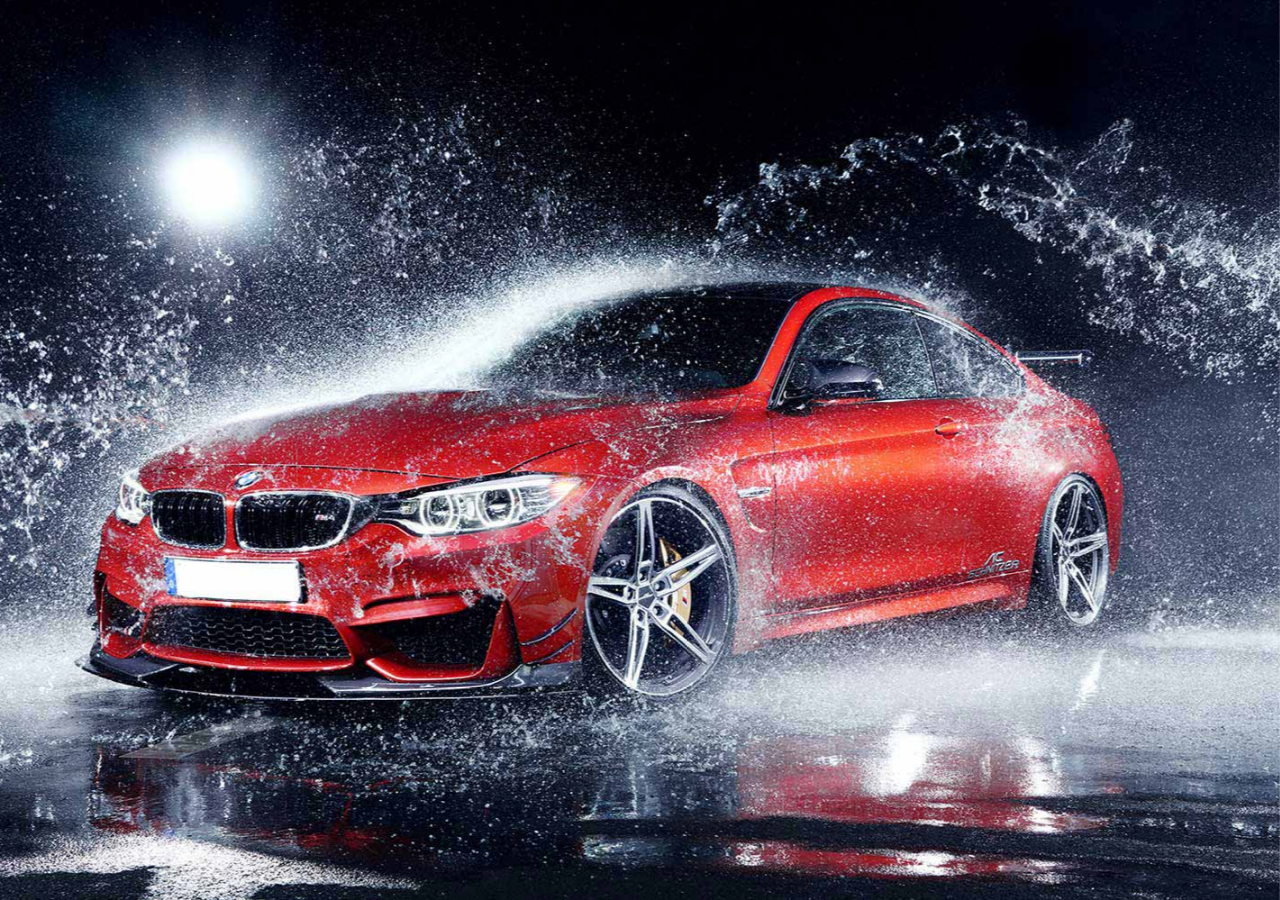
<file: WashLux/wwwroot/carousel.html>
<!DOCTYPE html>
<html lang="en">
<head>
    <meta charset="UTF-8">
    <link rel="stylesheet" href="https://stackpath.bootstrapcdn.com/bootstrap/4.4.1/css/bootstrap.min.css" integrity="sha384-Vkoo8x4CGsO3+Hhxv8T/Q5PaXtkKtu6ug5TOeNV6gBiFeWPGFN9MuhOf23Q9Ifjh" crossorigin="anonymous">
    <link rel="stylesheet" href="styles/header.css">
</head>
<body>
<div id="carouselExampleControls" class="carousel slide" data-ride="carousel">
    <div class="carousel-inner">
        <div class="carousel-item active">
            <div class="header" id="header-1"></div>
        </div>
        <div class="carousel-item">
            <div class="header" id="header-2"></div>
        </div>
        <div class="carousel-item">
            <div class="header" id="header-3"></div>
        </div>
    </div>

</div>

<script
        src="https://code.jquery.com/jquery-3.4.1.min.js"
        integrity="sha256-CSXorXvZcTkaix6Yvo6HppcZGetbYMGWSFlBw8HfCJo="
        crossorigin="anonymous"></script>
<script src="https://cdn.jsdelivr.net/npm/popper.js@1.16.0/dist/umd/popper.min.js" integrity="sha384-Q6E9RHvbIyZFJoft+2mJbHaEWldlvI9IOYy5n3zV9zzTtmI3UksdQRVvoxMfooAo" crossorigin="anonymous"></script>
<script src="https://stackpath.bootstrapcdn.com/bootstrap/4.4.1/js/bootstrap.min.js" integrity="sha384-wfSDF2E50Y2D1uUdj0O3uMBJnjuUD4Ih7YwaYd1iqfktj0Uod8GCExl3Og8ifwB6" crossorigin="anonymous"></script>
<script>
    $('.carousel').carousel({
        interval: 5000,
        pause: false
    })
</script>

</body>
</html>
</file>
<file: WashLux/wwwroot/styles/header.css>
body {
    margin: 0;
}
.header{
    width: 100%;
    height: 100vh;
    background: url("../images/header_nissan.jpg") top center;
    background-size: cover;
}
#header-1{
    background: url("../images/header-2.jpg") top center;
    background-size: cover;
}
#header-2{
    background: url("../images/header-3.jpg") top center;
    background-size: cover;
}
#header-3{
    background: url("../images/header-1.jpg") top center;
    background-size: cover;
}
#address{
    width: 100%;
    position: absolute;
    top: calc(100vh - 200px);
    display: flex;
    flex-direction: row;
    justify-content: center;
    align-items: center;
}
#address-container{
    font-family: 'Montserrat', sans-serif;
    padding-right: 20px;
    padding-left: 20px;
    width: 1160px;
    height: 150px;
    display: flex;
    justify-content: space-between;
    align-items: center;
    /*flex-wrap: wrap;*/
    margin-bottom: 40px;
}
.address{
    width: 240px;
    height: 150px;
    border-radius: 20px;
    border: 6px solid #eeeeee;
    margin-left: 10px;
    margin-right: 10px;
    background: url("../images/Header-points.png") top center;
    background-size: cover;
    display: flex;
    flex-direction: column;
    align-items: center;
    color: white;
    font-size: 19px;
    transition: 0.2s;
    cursor: pointer;
}
.address:hover{
    transform: scale(1.07);
    transition: 0.2s;
}
.call{
    border-radius: 8px;
    margin-top: 35px;
    width: 200px;
    height: 50px;
    background-color: red;
    display: flex;
    justify-content: center;
    align-items: center;
    cursor: pointer;
    text-align: center;
}
.call:hover{
    background-color: #d00000;
    color: #eeeeee;
}
.address-text{
    margin-top: 30px;
}
@media (max-width: 1200px){
    .address{
        height: 120px;
        border: 5px solid #eeeeee;
        margin-bottom: 20px;
    }
    #address{
        top: calc(100vh - 320px);
    }
    #address-container{
        width: 600px;
        justify-content: space-around;
        flex-wrap: wrap;
    }
    .address-text{
        margin-top: 10px;
    }
    .call{
        margin-top: 30px;
        height: 50px;
    }
}
@media(max-width: 600px){
    .address{
        width: 190px;
        border: 4px solid #eeeeee;
        font-size: 15px;
    }
    .call{
        width: 170px;
    }
}
@media (max-width: 500px){
    #address-container{
        width: 300px;
        height: 200px;
        /*flex-direction: column;*/
    }
    #address{
        top: calc(100vh - 420px);
    }
    .address{
        height: 80px;
        border: 5px solid #eeeeee;
        width: 240px;
        margin-bottom: 10px;
    }
    .call{
        height: 35px;
        margin-top: 8px;
    }
}
</file>
